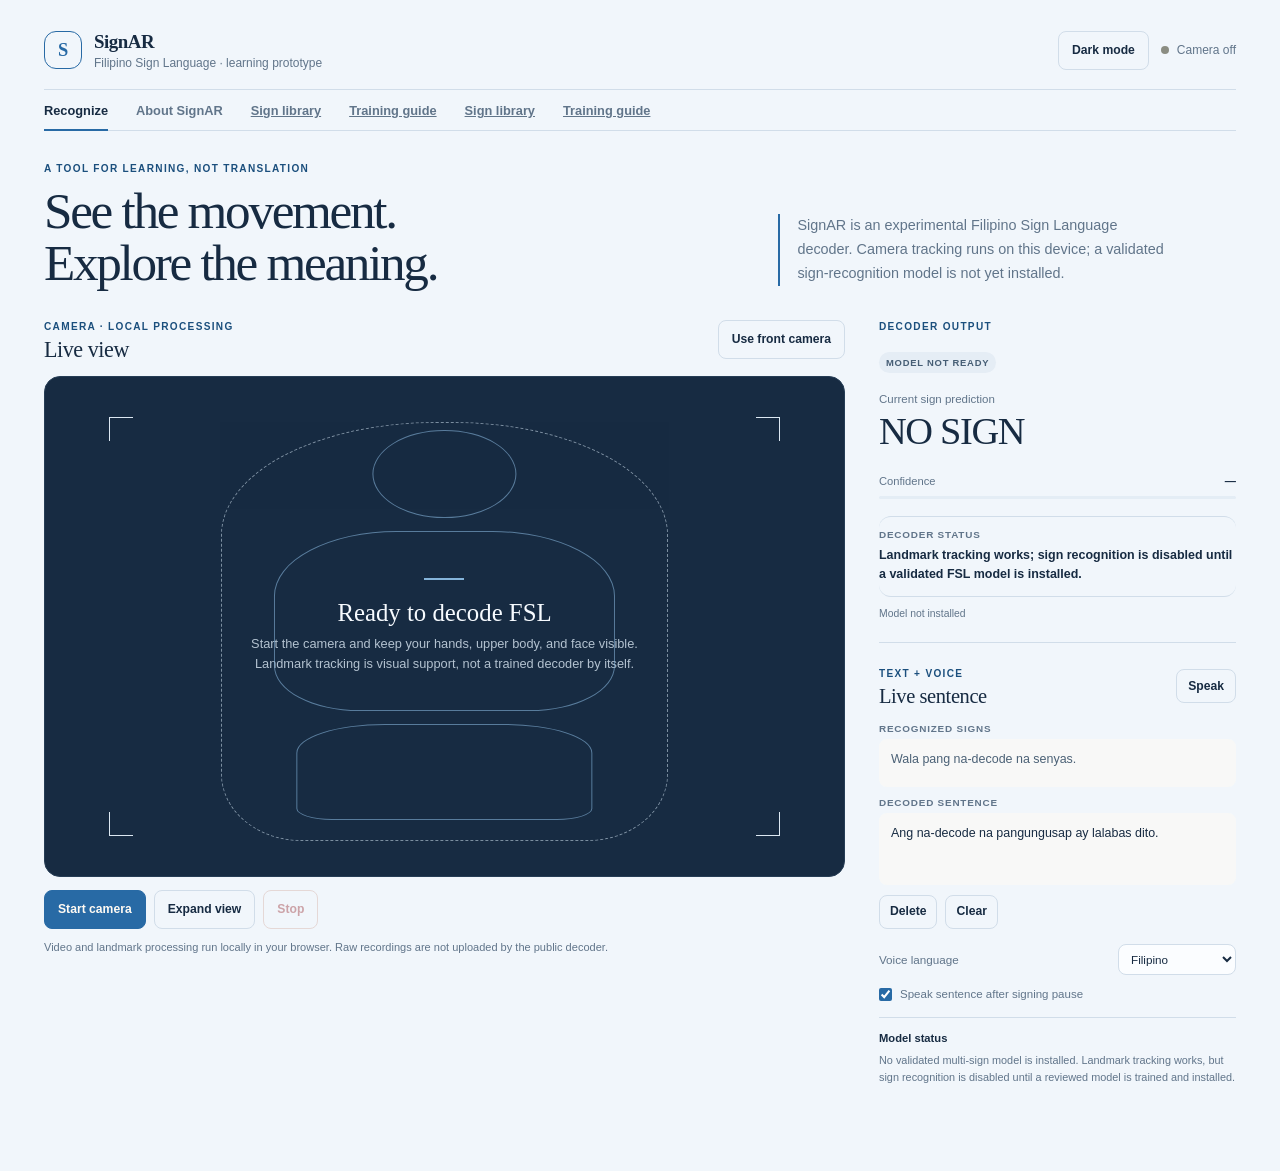
<file: SignLanguageAR/index.html>
<!DOCTYPE html>
<html lang="fil">
<head>
  <meta charset="UTF-8" />
  <meta name="viewport" content="width=device-width, initial-scale=1, viewport-fit=cover" />
  <meta name="theme-color" content="#286aa5" />
  <meta name="apple-mobile-web-app-capable" content="yes" />
  <meta name="apple-mobile-web-app-status-bar-style" content="black-translucent" />
  <meta name="description" content="SignAR: real-time recognition and augmented reality visualization of Filipino Sign Language for interactive learning and communication." />
  <script src="theme.js"></script>
  <link rel="manifest" href="manifest.webmanifest" />
  <link rel="icon" href="icons/icon.svg" type="image/svg+xml" />
  <link rel="apple-touch-icon" href="icons/icon.svg" />
  <link rel="stylesheet" href="style.css" />
  <title>SignAR | FSL Decoder</title>
</head>
<body>
  <div class="app-shell">
    <header class="topbar">
      <div class="brand">
        <div class="brand-mark" aria-hidden="true">S</div>
        <div><h1>SignAR</h1><p>Filipino Sign Language · learning prototype</p></div>
      </div>
      <div class="top-actions">
        <button class="secondary-btn theme-toggle" id="themeToggle" type="button" aria-label="Switch to dark mode">Dark mode</button>
        <button class="secondary-btn install-btn" id="installBtn" hidden>Install app</button>
        <div class="status-pill" id="cameraStatus"><span></span> Camera off</div>
      </div>
    </header>

    <nav class="main-nav" aria-label="SignAR sections">
      <button class="nav-btn active" data-target="recognizeSection">Recognize</button>
      <button class="nav-btn" data-target="aboutSection">About SignAR</button>
      <a class="nav-btn" href="./library.html">Sign library</a>
      <a class="nav-btn" href="https://github.com/SignAR007/SignARr/tree/main/SignAR_FSL_Training_Tools_Video_Import_v5" target="_blank" rel="noopener noreferrer">Training guide</a>
    </nav>

    <main>
      <section id="recognizeSection" class="page-section active-section">
        <div class="intro-banner">
          <div class="intro-copy">
            <span class="eyebrow">A TOOL FOR LEARNING, NOT TRANSLATION</span>
            <h2>See the movement.<br>Explore the meaning.</h2>
          </div>
          <p class="intro-note">SignAR is an experimental Filipino Sign Language decoder. Camera tracking runs on this device; a validated sign-recognition model is not yet installed.</p>
        </div>

        <div class="dashboard">
          <section class="camera-card">
            <div class="section-heading">
              <div><span class="eyebrow">CAMERA · LOCAL PROCESSING</span><h2>Live view</h2></div>
              <button class="secondary-btn" id="switchCameraBtn">Use back camera</button>
            </div>

            <div class="camera-stage" id="cameraStage">
              <video id="video" autoplay playsinline muted></video>
              <canvas id="handCanvas" class="hand-canvas"></canvas>
              <canvas id="poseCanvas" class="hand-canvas pose-canvas" aria-hidden="true"></canvas>
              <div class="position-guide" id="positionGuide" aria-hidden="true"><span></span><span></span><span></span></div>
              <div class="ar-overlay" id="arOverlay">
                <div class="ar-title">FSL</div>
                <div class="ar-sign" id="arSign">Waiting for a sign</div>
                <div class="ar-meaning" id="arMeaning">Show a supported Filipino Sign Language gesture.</div>
              </div>
              <div class="tracking-badge" id="trackingBadge">TRACKING: SEARCHING</div>
              <div class="camera-placeholder" id="cameraPlaceholder">
                <div class="hand-icon" aria-hidden="true"></div>
                <h3>Ready to decode FSL</h3>
                <p>Start the camera and keep your hands, upper body, and face visible. Landmark tracking is visual support, not a trained decoder by itself.</p>
              </div>
              <div class="scan-frame"><span></span><span></span><span></span><span></span></div>
              <div class="live-badge" id="liveBadge">LIVE TRACKING</div>
            </div>

            <div class="camera-actions">
              <button class="primary-btn" id="startCameraBtn">Start camera</button>
              <button class="secondary-btn" id="fullscreenBtn">Expand view</button>
              <button class="danger-btn" id="stopCameraBtn" disabled>Stop</button>
            </div>
            <p class="privacy-note">Video and landmark processing run locally in your browser. Raw recordings are not uploaded by the public decoder.</p>
          </section>

          <aside class="result-column">
            <section class="result-card">
              <span class="eyebrow">DECODER OUTPUT</span>
              <div class="recognition-state" id="recognitionState">SEARCHING</div>
              <div class="result-label">Current sign prediction</div>
              <div class="detected-sign" id="detectedSign">NO SIGN</div>
              <div class="confidence-row"><span>Confidence</span><strong id="confidenceValue">0%</strong></div>
              <div class="progress"><div id="confidenceBar"></div></div>
              <div class="translation-box"><span>Decoder status</span><strong id="translationText">Trained FSL model not installed yet.</strong></div>
              <div class="type-pill" id="typePill">Automatic</div>
            </section>

            <section class="sentence-card">
              <div class="section-heading compact">
                <div><span class="eyebrow">TEXT + VOICE</span><h3>Live sentence</h3></div>
                <button class="secondary-btn speak-btn" id="speakBtn" title="Speak sentence">Speak</button>
              </div>
              <div class="sentence-block">
                <span class="sentence-label">Recognized signs</span>
                <div class="raw-output" id="rawOutput">No confirmed gestures yet.</div>
              </div>
              <div class="sentence-block clean-block">
                <span class="sentence-label">Decoded sentence</span>
                <div class="sentence-output" id="sentenceOutput">Your decoded sentence will appear here.</div>
              </div>
              <div class="sentence-actions">
                <button class="secondary-btn" id="deleteBtn">Delete</button>
                <button class="secondary-btn" id="clearSentenceBtn">Clear</button>
              </div>
              <div class="voice-controls">
                <label class="voice-language" for="voiceLanguage"><span>Voice language</span>
                  <select id="voiceLanguage"><option value="fil" selected>Filipino</option></select>
                </label>
                <label class="speech-toggle"><input type="checkbox" id="autoSpeakToggle" checked /> <span>Speak sentence after signing pause</span></label>
              </div>
              <div class="model-note"><strong>Model status</strong><span id="modelStatus">No validated multi-sign model is installed. Landmark tracking works, but sign recognition is disabled until a reviewed model is trained and installed.</span></div>
            </section>
          </aside>
        </div>
      </section>

      <section id="aboutSection" class="page-section">
        <div class="about-grid">
          <article class="info-card card"><span class="eyebrow">CURRENT STATUS</span><h2>What is SignAR?</h2><p>SignAR is a browser-based Filipino Sign Language decoder prototype. This development version tracks the signer’s hands, body pose, and selected face landmarks, then normalizes their movement into a temporal model input. It does not claim to decode words reliably until the trained model has been built from verified FSL examples and evaluated with unseen signers.</p></article>
          <article class="info-card card"><span class="eyebrow">DECODER PIPELINE</span><h2>How the prototype works</h2><ul><li><strong>Camera:</strong> captures a local video stream without uploading it.</li><li><strong>MediaPipe Holistic:</strong> tracks hands, body pose, and selected face landmarks.</li><li><strong>Shared normalizer:</strong> converts tracking results into 456 values per sampled frame.</li><li><strong>TensorFlow.js:</strong> loads labels and output dimensions from a compatible, validated model manifest.</li><li><strong>Sentence and voice:</strong> appends predicted signs and speaks the sentence after a short pause.</li></ul><p><strong>Model status:</strong> no validated model is installed; sign predictions are unavailable.</p></article>
          <article class="info-card card"><span class="eyebrow">TARGET USERS</span><h2>Who SignAR supports</h2><ul><li>K–12 and secondary students learning Filipino Sign Language.</li><li>Teachers and educators supporting inclusive classroom communication.</li><li>Deaf students who may benefit when classmates and teachers understand more FSL.</li><li>Schools and institutions promoting accessible and inclusive learning.</li></ul></article>
          <article class="info-card card"><span class="eyebrow">EDUCATION + SOCIAL RELEVANCE</span><h2>Why it matters</h2><p>The proposal positions SignAR as an interactive learning and awareness tool intended to support inclusive education and reduce communication barriers between Deaf and non-Deaf individuals.</p><div class="sdg-list"><span>SDG 4</span><span>Quality Education</span><span>SDG 10</span><span>Reduced Inequalities</span><span>SDG 9</span><span>Industry, Innovation and Infrastructure</span></div></article>
        </div>
      </section>
    </main>
  </div>

  <div class="toast" id="toast"></div>
  <script src="./shared/fsl-features.js"></script>
  <script src="script.js"></script>
</body>
</html>
</file>
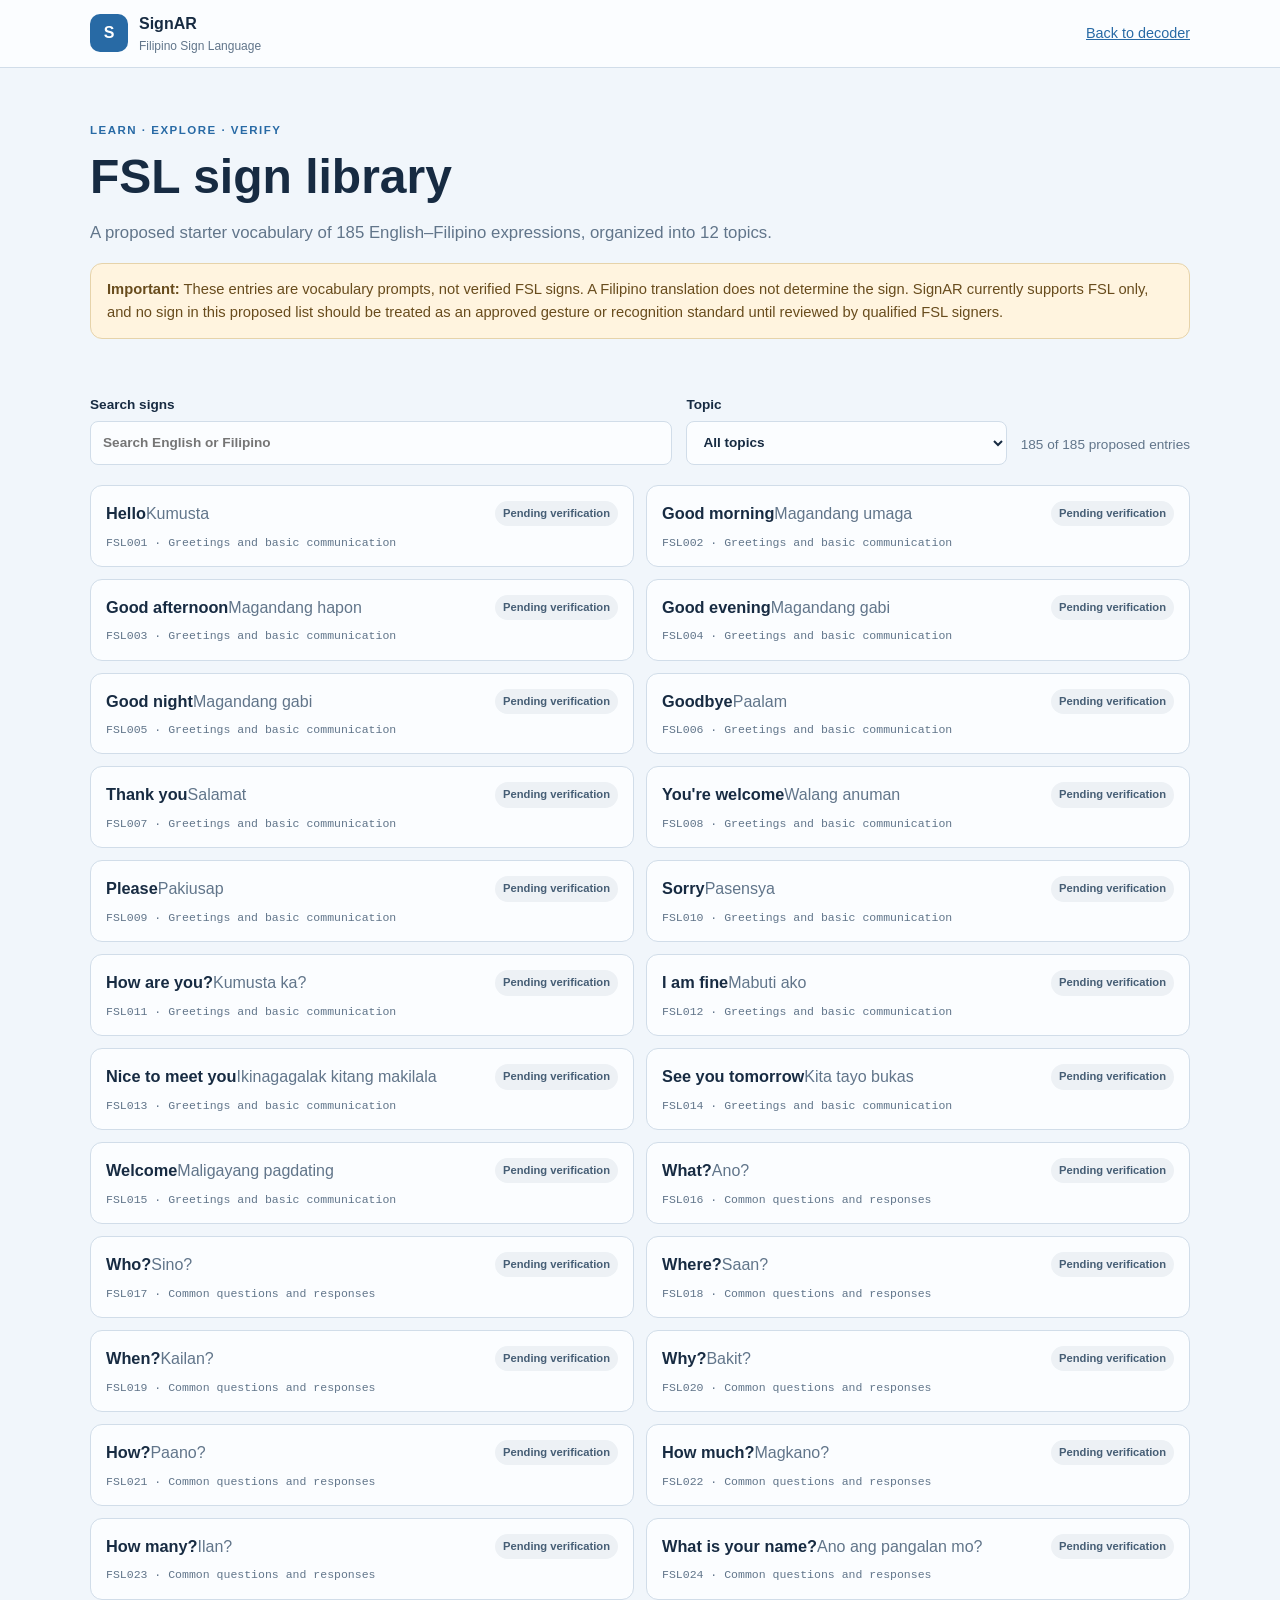
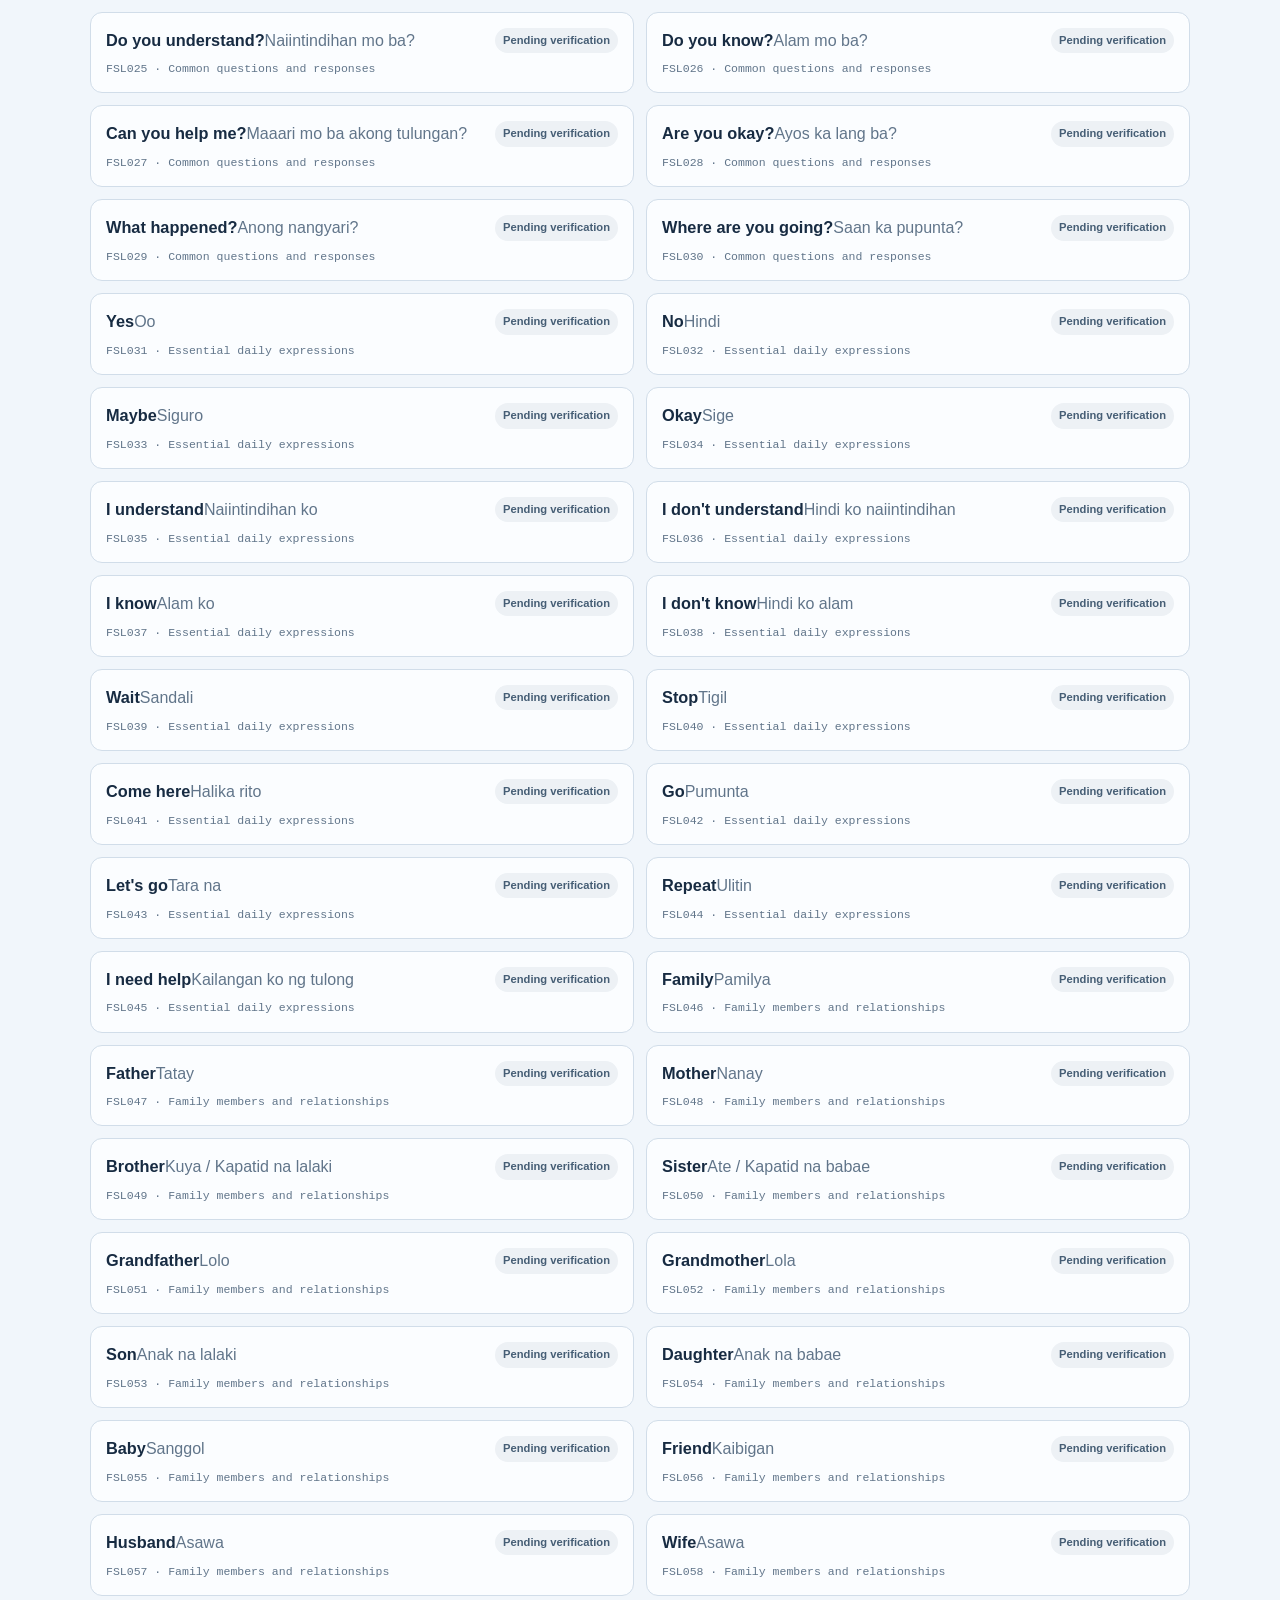
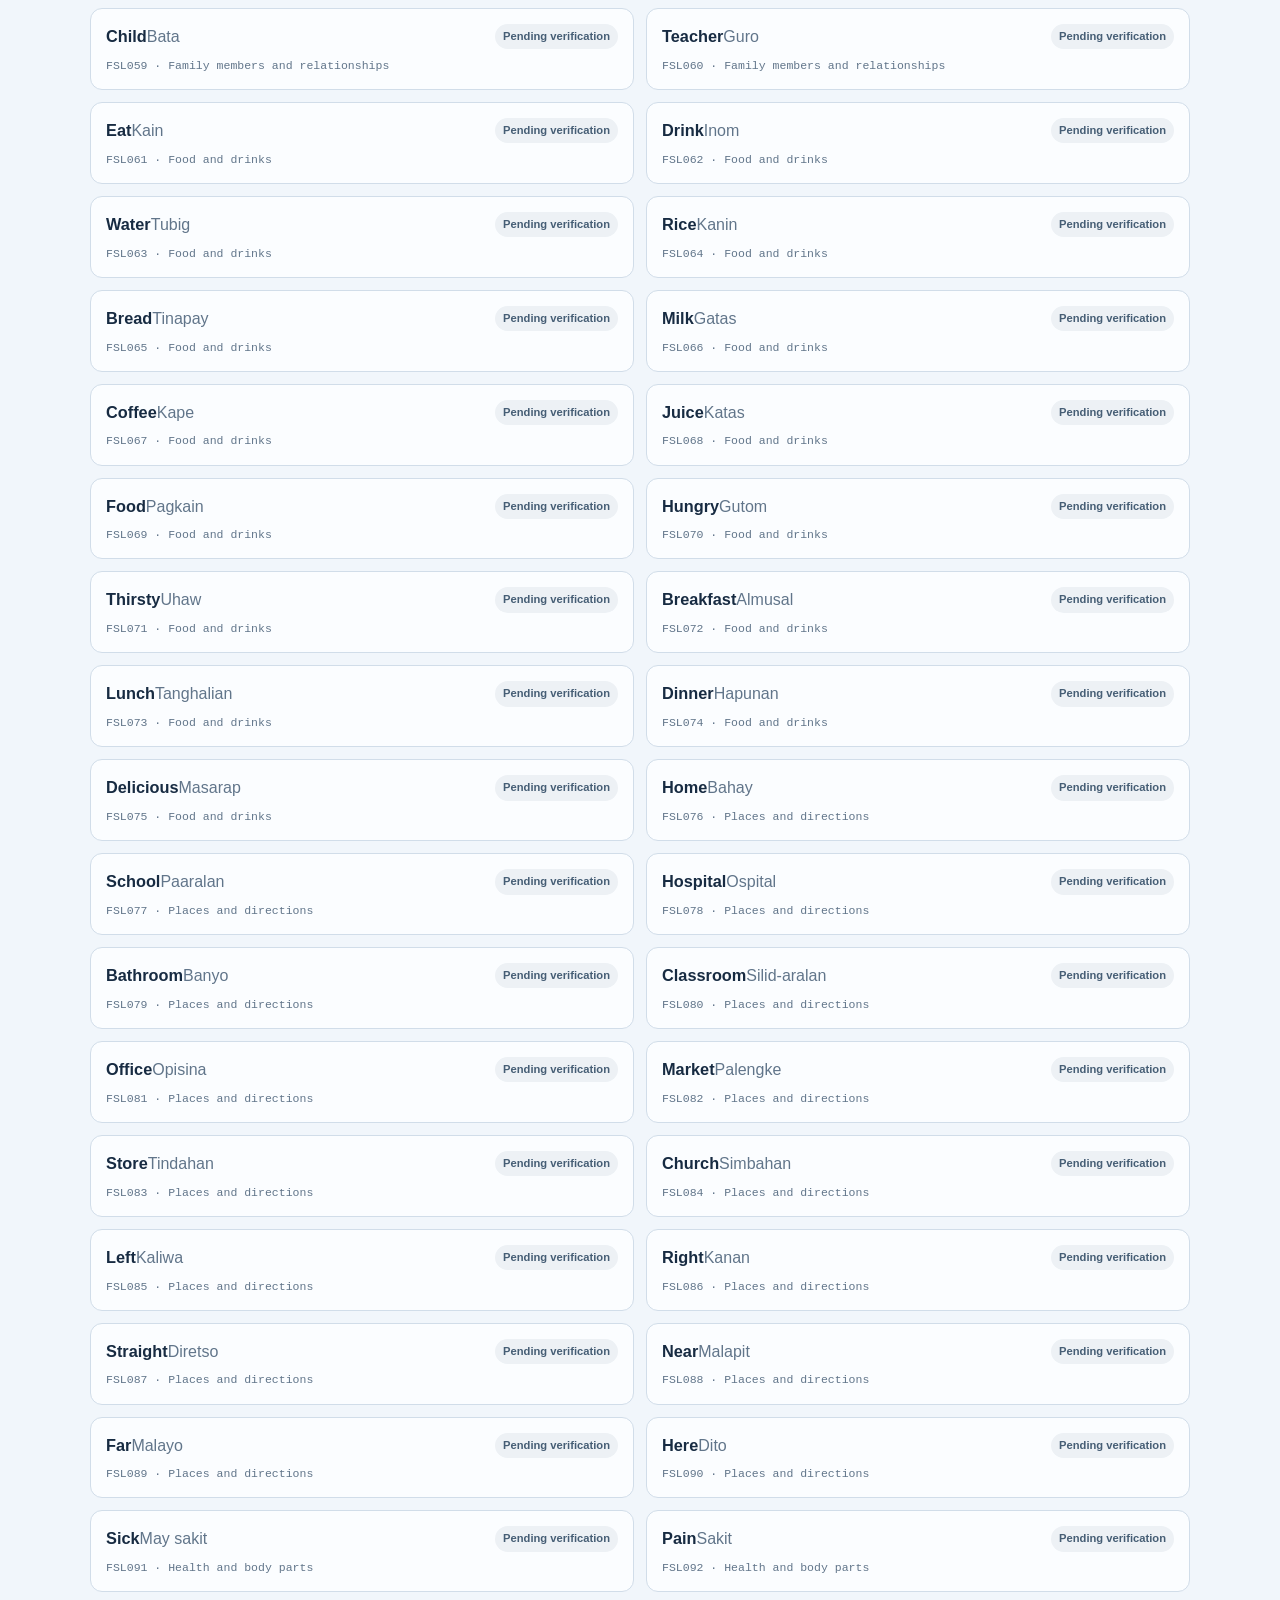
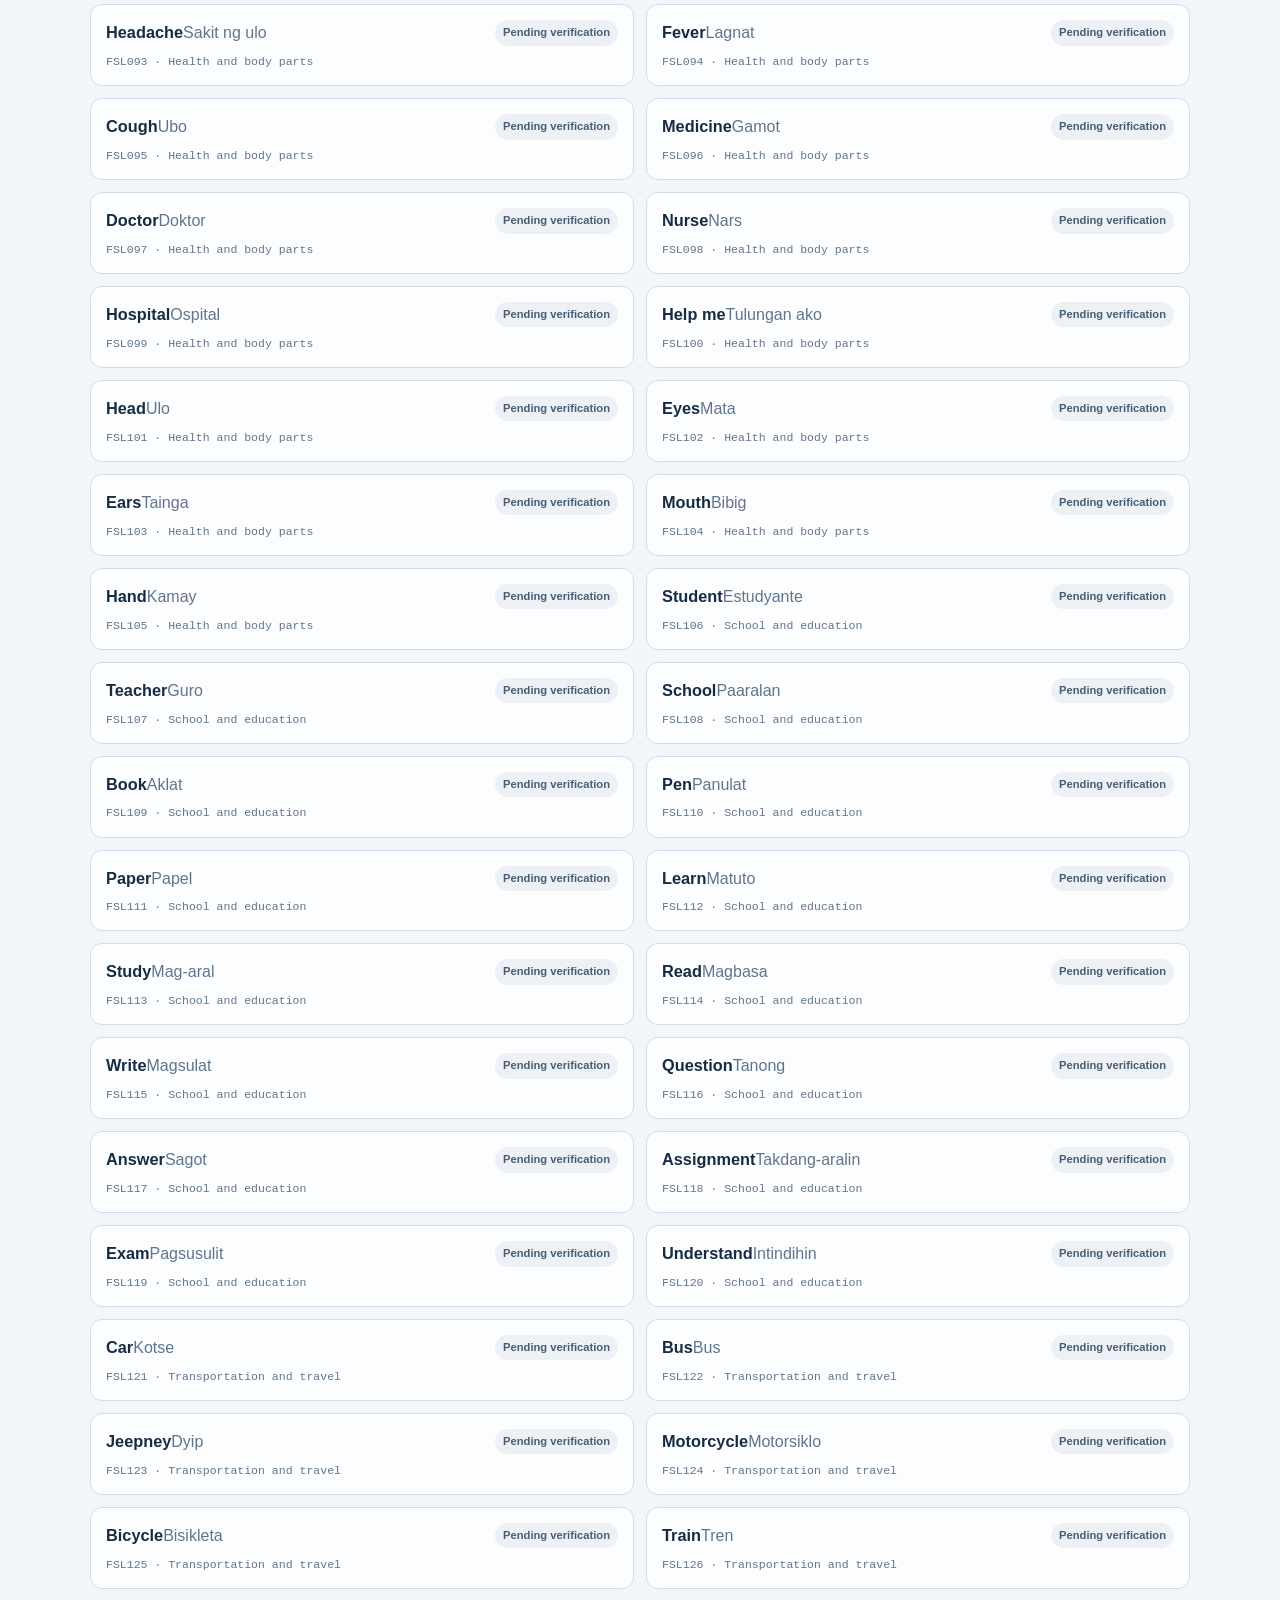
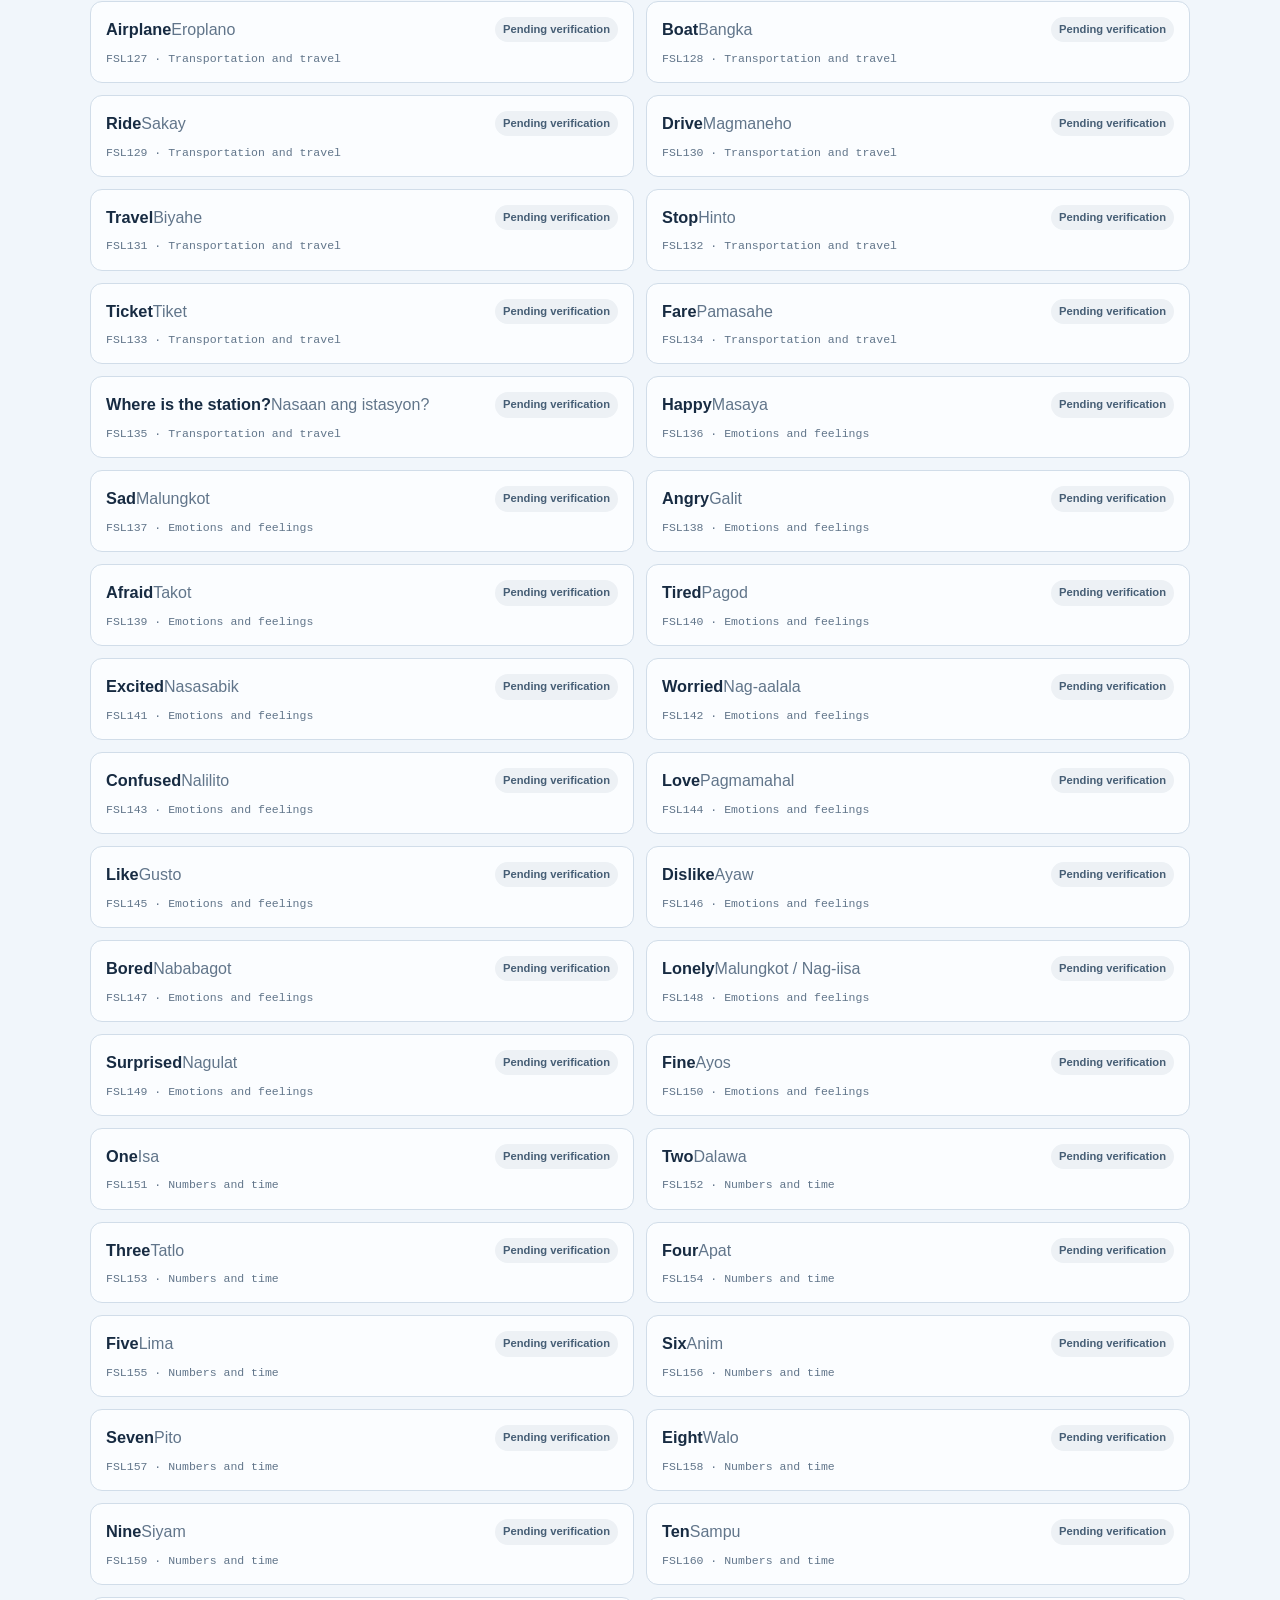
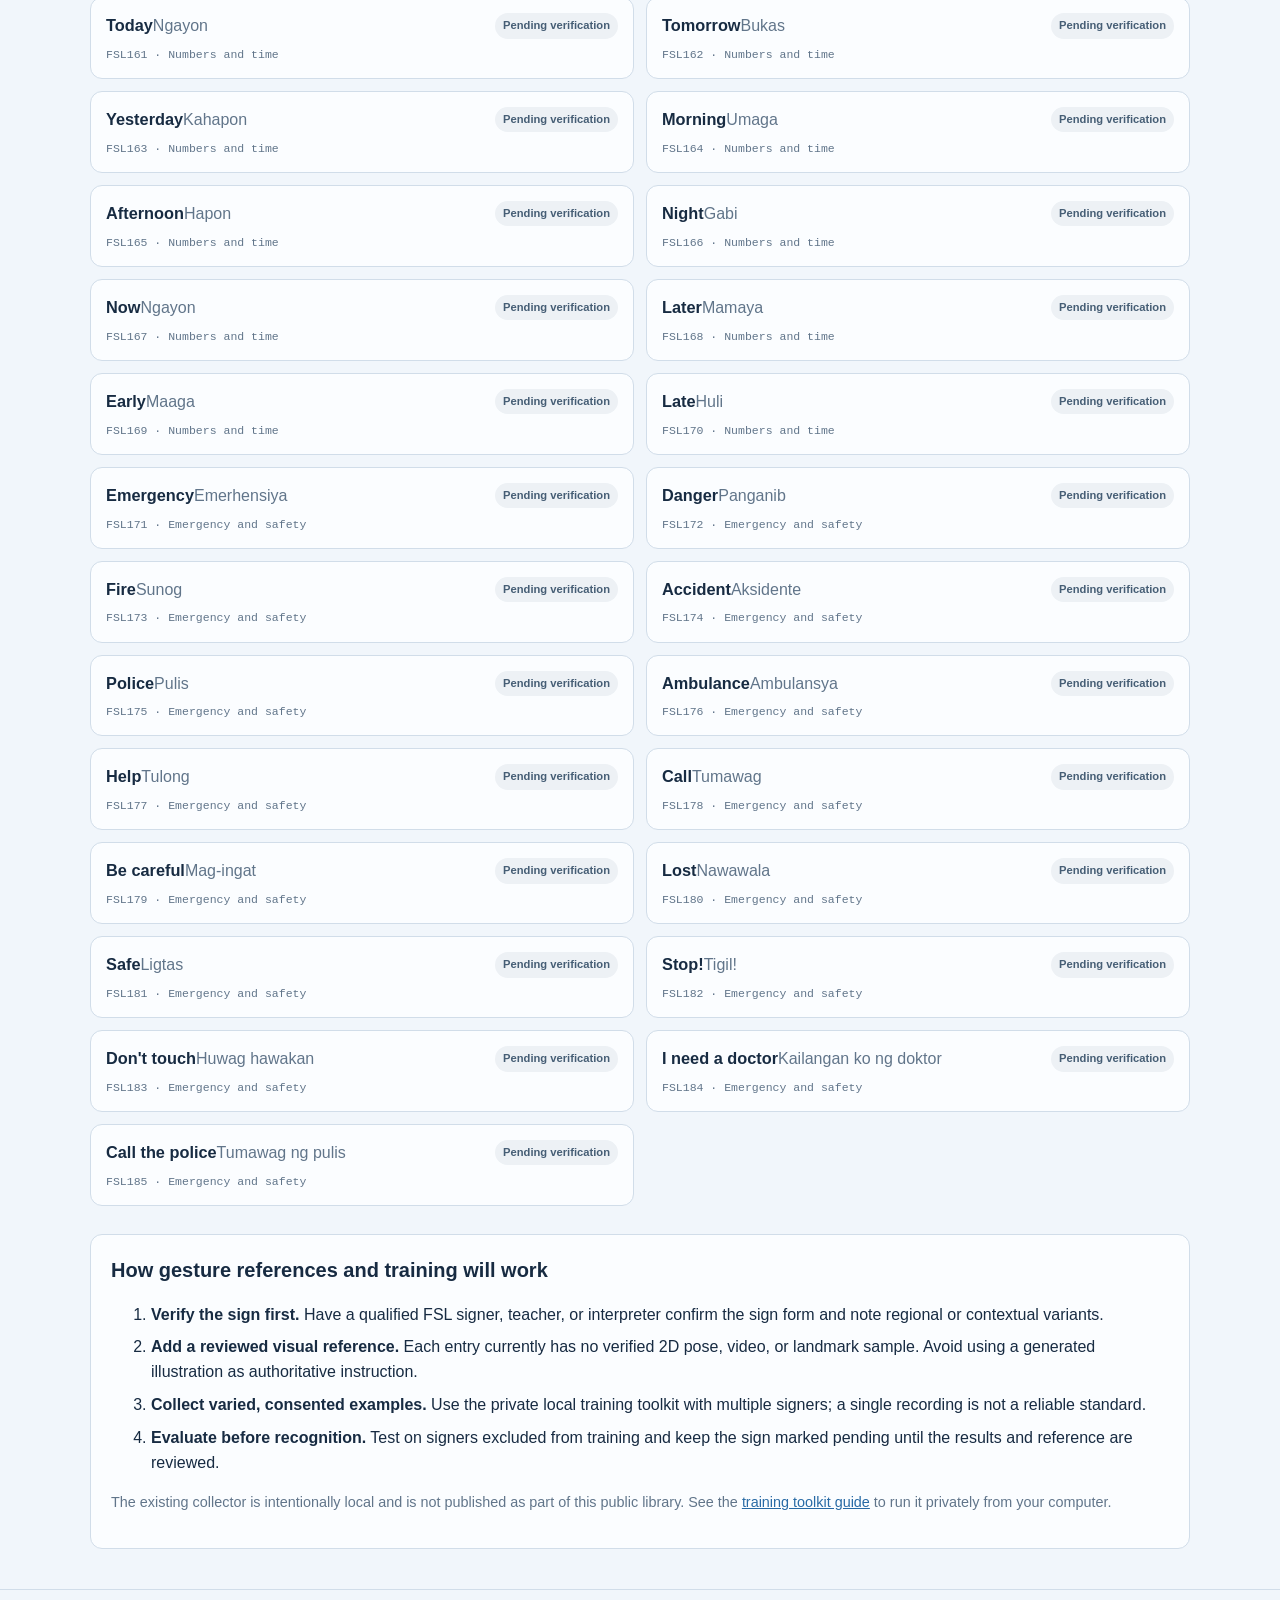
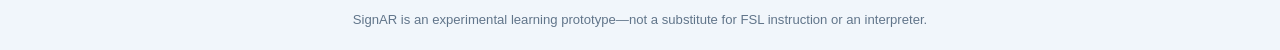
<file: SignLanguageAR/library.html>
<!doctype html>
<html lang="en">
<head>
  <meta charset="utf-8">
  <meta name="viewport" content="width=device-width, initial-scale=1">
  <meta name="theme-color" content="#286aa5">
  <meta name="description" content="Explore SignAR's proposed Filipino Sign Language vocabulary and validation status.">
  <title>FSL Sign Library · SignAR</title>
  <link rel="stylesheet" href="library.css">
  <script src="library.js" defer></script>
</head>
<body>
  <header class="topbar">
    <a class="brand" href="./" aria-label="SignAR home"><span class="brand-mark">S</span><span><strong>SignAR</strong><small>Filipino Sign Language</small></span></a>
    <a class="back-link" href="./">Back to decoder</a>
  </header>
  <main class="shell">
    <section class="intro">
      <p class="eyebrow">LEARN · EXPLORE · VERIFY</p>
      <h1>FSL sign library</h1>
      <p class="lead">A proposed starter vocabulary of 185 English–Filipino expressions, organized into 12 topics.</p>
      <p class="notice"><strong>Important:</strong> These entries are vocabulary prompts, not verified FSL signs. A Filipino translation does not determine the sign. SignAR currently supports FSL only, and no sign in this proposed list should be treated as an approved gesture or recognition standard until reviewed by qualified FSL signers.</p>
    </section>

    <section class="toolbar" aria-label="Filter sign library">
      <label class="search-label" for="search">Search signs
        <input id="search" type="search" placeholder="Search English or Filipino" autocomplete="off">
      </label>
      <label for="category">Topic
        <select id="category"><option value="all">All topics</option></select>
      </label>
      <p id="resultCount" class="result-count" aria-live="polite"></p>
    </section>

    <section id="signList" class="sign-list" aria-label="Proposed FSL vocabulary"></section>
    <p id="emptyState" class="empty" hidden>No entries match your search. Try another word or topic.</p>

    <section class="next-steps">
      <h2>How gesture references and training will work</h2>
      <ol>
        <li><strong>Verify the sign first.</strong> Have a qualified FSL signer, teacher, or interpreter confirm the sign form and note regional or contextual variants.</li>
        <li><strong>Add a reviewed visual reference.</strong> Each entry currently has no verified 2D pose, video, or landmark sample. Avoid using a generated illustration as authoritative instruction.</li>
        <li><strong>Collect varied, consented examples.</strong> Use the private local training toolkit with multiple signers; a single recording is not a reliable standard.</li>
        <li><strong>Evaluate before recognition.</strong> Test on signers excluded from training and keep the sign marked pending until the results and reference are reviewed.</li>
      </ol>
      <p>The existing collector is intentionally local and is not published as part of this public library. See the <a href="https://github.com/SignAR007/SignARr/tree/main/SignAR_FSL_Training_Tools_Video_Import_v5">training toolkit guide</a> to run it privately from your computer.</p>
    </section>
  </main>
  <footer>SignAR is an experimental learning prototype—not a substitute for FSL instruction or an interpreter.</footer>
</body>
</html>
</file>
<file: SignLanguageAR/style.css>
:root {
  color-scheme: light;
  --paper: #f1f6fb;
  --surface: #fbfdff;
  --surface-muted: #e4edf5;
  --ink: #172b42;
  --muted: #61758a;
  --rule: #d1dde9;
  --accent: #286aa5;
  --accent-dark: #1b4f7d;
  --green: #4e7862;
  --danger: #a64b50;
  --focus-ring: rgba(40, 106, 165, .32);
  --status-off: #8b8d82;
  --button-accent: #286aa5;
  --button-accent-hover: #1b4f7d;
  --button-accent-text: #fffaf3;
  --stage-bg: #172b42;
  --stage-border: #263d55;
  --stage-text: #d4e0eb;
  --stage-heading: #f7fbff;
  --stage-muted: #b3c2d0;
  --stage-accent: #85b4da;
  --badge-bg: rgba(23, 43, 66, .9);
  --badge-detected: rgba(49, 91, 73, .94);
  --danger-border: #d9b8af;
  --danger-hover-bg: #f3e7e2;
  --warning-accent: #ad741e;
  --warning-bg: #f1e8d4;
  --warning-text: #755019;
  --warning-state-text: #80591c;
  --state-bg: #e5edf5;
  --state-text: #465e75;
  --success-bg: #e2e9df;
  --success-text: #3e6349;
  --output-bg: rgba(251, 250, 246, .72);
  --output-text: #4b6176;
  --info-text: #4f6479;
  --guide-border: rgba(207, 225, 239, .7);
  --guide-ring: rgba(135, 180, 218, .76);
  --overlay-border: rgba(220, 232, 242, .38);
  --overlay-bg: rgba(23, 43, 66, .9);
  --overlay-text: #f7fbff;
  --overlay-title: #a8c9e4;
  --overlay-muted: #d3e0eb;
  --toast-bg: var(--ink);
  --toast-text: var(--surface);
  --serif: Georgia, "Times New Roman", serif;
  --sans: "Segoe UI", "Helvetica Neue", Arial, sans-serif;
}

:root[data-theme="dark"] {
  color-scheme: dark;
  --paper: #0d1928;
  --surface: #15283c;
  --surface-muted: #20384f;
  --ink: #edf5fb;
  --muted: #a6bacb;
  --rule: #304b64;
  --accent: #8dbce0;
  --accent-dark: #b7d5eb;
  --green: #9ccdb5;
  --danger: #e3969a;
  --focus-ring: rgba(114, 169, 210, .55);
  --status-off: #71869b;
  --button-accent: #286aa5;
  --button-accent-hover: #1b4f7d;
  --button-accent-text: #ffffff;
  --stage-bg: #071523;
  --stage-border: #2d4961;
  --stage-text: #dce8f2;
  --stage-heading: #f7fbff;
  --stage-muted: #b3c2d0;
  --stage-accent: #85b4da;
  --badge-bg: rgba(7, 21, 35, .9);
  --badge-detected: rgba(34, 74, 57, .96);
  --danger-border: #684149;
  --danger-hover-bg: #3a252d;
  --warning-accent: #d3ad65;
  --warning-bg: #433a28;
  --warning-text: #f0d7a4;
  --warning-state-text: #f0d7a4;
  --state-bg: #20384f;
  --state-text: #d2e1ed;
  --success-bg: #203d3a;
  --success-text: #9ccdb5;
  --output-bg: #12263b;
  --output-text: #c4d4e2;
  --info-text: #bdcedd;
  --guide-border: rgba(207, 225, 239, .38);
  --guide-ring: rgba(135, 180, 218, .62);
  --overlay-border: rgba(220, 232, 242, .28);
  --overlay-bg: rgba(7, 21, 35, .94);
  --overlay-text: #f7fbff;
  --overlay-title: #a8c9e4;
  --overlay-muted: #d3e0eb;
  --toast-bg: #e8f1f8;
  --toast-text: #172b42;
}

* { box-sizing: border-box; }

html {
  background: var(--paper);
  scroll-behavior: smooth;
}

body {
  min-height: 100vh;
  margin: 0;
  padding: env(safe-area-inset-top) 0 env(safe-area-inset-bottom);
  background: var(--paper);
  color: var(--ink);
  font-family: var(--sans);
  -webkit-font-smoothing: antialiased;
}

button, input, select { font: inherit; }
button { cursor: pointer; }
button:disabled { cursor: not-allowed; opacity: .48; }
button:focus-visible, select:focus-visible, input:focus-visible {
  outline: 3px solid var(--focus-ring);
  outline-offset: 3px;
}
[hidden] { display: none !important; }

.app-shell {
  width: min(1440px, calc(100% - clamp(32px, 7vw, 88px)));
  margin: 0 auto;
  padding: 28px 0 64px;
}

.topbar {
  min-height: 62px;
  display: flex;
  flex-wrap: wrap;
  align-items: center;
  justify-content: space-between;
  gap: 20px;
  border-bottom: 1px solid var(--rule);
  padding-bottom: 17px;
}

.brand { display: flex; align-items: center; gap: 12px; }
.brand-mark {
  width: 38px;
  height: 38px;
  display: grid;
  place-items: center;
  border: 1px solid var(--accent);
  color: var(--accent);
  font: 700 1.15rem var(--serif);
}
.brand h1 {
  margin: 0;
  font: 700 1.18rem var(--serif);
  letter-spacing: -.025em;
}
.brand p { margin: 3px 0 0; color: var(--muted); font-size: .75rem; }
.top-actions { display: flex; align-items: center; justify-content: flex-end; gap: 12px; flex-wrap: wrap; }

.status-pill {
  display: inline-flex;
  align-items: center;
  gap: 8px;
  color: var(--muted);
  font-size: .75rem;
  white-space: nowrap;
}
.status-pill span {
  width: 8px;
  height: 8px;
  border-radius: 50%;
  background: var(--status-off);
}
.status-pill.online { color: var(--green); }
.status-pill.online span { background: var(--green); }

.main-nav {
  display: flex;
  gap: 28px;
  margin: 0 0 27px;
  border-bottom: 1px solid var(--rule);
}
.nav-btn {
  position: relative;
  padding: 13px 0 12px;
  border: 0;
  background: transparent;
  color: var(--muted);
  font-size: .8rem;
  font-weight: 650;
}
.nav-btn.active { color: var(--ink); }
.nav-btn.active::after {
  position: absolute;
  right: 0;
  bottom: -1px;
  left: 0;
  height: 2px;
  background: var(--accent);
  content: "";
}
.page-section { display: none; }
.page-section.active-section { display: block; }

.intro-banner {
  display: grid;
  grid-template-columns: minmax(0, 1.2fr) minmax(250px, .8fr);
  align-items: end;
  gap: 48px;
  padding: 0 0 26px;
}
.eyebrow {
  color: var(--accent-dark);
  font-size: .63rem;
  font-weight: 750;
  letter-spacing: .13em;
  line-height: 1.4;
  text-transform: uppercase;
}
.intro-banner h2 {
  margin: 9px 0 0;
  font: 400 clamp(2.15rem, 4vw, 3.65rem)/1.02 var(--serif);
  letter-spacing: -.045em;
}
.intro-note {
  max-width: 390px;
  margin: 0 0 4px;
  padding-left: 17px;
  border-left: 2px solid var(--accent);
  color: var(--muted);
  font-size: .9rem;
  line-height: 1.65;
}

.dashboard {
  display: grid;
  grid-template-columns: minmax(0, 1.75fr) minmax(310px, .78fr);
  align-items: start;
  gap: 34px;
}
.camera-card { min-width: 0; }
.section-heading {
  display: flex;
  align-items: center;
  justify-content: space-between;
  gap: 16px;
  margin-bottom: 13px;
}
.section-heading h2, .section-heading h3 {
  margin: 3px 0 0;
  font: 400 1.38rem/1.2 var(--serif);
  letter-spacing: -.02em;
}
.section-heading h3 { font-size: 1.28rem; }
.section-heading.compact { margin-bottom: 14px; }

.camera-stage {
  position: relative;
  overflow: hidden;
  width: 100%;
  min-width: 0;
  aspect-ratio: 16 / 10;
  border: 1px solid var(--stage-border);
  background: var(--stage-bg);
}
video { display: none; width: 100%; height: 100%; object-fit: cover; }
video.active { display: block; }
video.mirror { transform: scaleX(-1); }
.camera-placeholder {
  position: absolute;
  inset: 0;
  display: flex;
  flex-direction: column;
  align-items: center;
  justify-content: center;
  padding: 24px;
  color: var(--stage-text);
  text-align: center;
}
.camera-placeholder h3 {
  margin: 0 0 7px;
  color: var(--stage-heading);
  font: 400 1.55rem var(--serif);
}
.camera-placeholder p {
  max-width: 430px;
  margin: 0;
  color: var(--stage-muted);
  font-size: .8rem;
  line-height: 1.6;
}
.hand-icon {
  width: 40px;
  height: 2px;
  margin-bottom: 19px;
  background: var(--stage-accent);
}
.hand-canvas {
  position: absolute;
  z-index: 3;
  inset: 0;
  width: 100%;
  height: 100%;
  pointer-events: none;
}
.hand-canvas.mirror { transform: scaleX(-1); }
.scan-frame {
  position: absolute;
  z-index: 2;
  inset: 8%;
  pointer-events: none;
}
.scan-frame span { position: absolute; width: 24px; height: 24px; }
.scan-frame span:nth-child(1) { top: 0; left: 0; border-top: 1px solid #dce8f2; border-left: 1px solid #dce8f2; }
.scan-frame span:nth-child(2) { top: 0; right: 0; border-top: 1px solid #dce8f2; border-right: 1px solid #dce8f2; }
.scan-frame span:nth-child(3) { bottom: 0; left: 0; border-bottom: 1px solid #dce8f2; border-left: 1px solid #dce8f2; }
.scan-frame span:nth-child(4) { right: 0; bottom: 0; border-right: 1px solid #dce8f2; border-bottom: 1px solid #dce8f2; }
.tracking-badge, .live-badge {
  position: absolute;
  z-index: 5;
  top: 13px;
  display: none;
  padding: 6px 8px;
  background: var(--badge-bg);
  color: var(--stage-heading);
  font-size: .59rem;
  font-weight: 700;
  letter-spacing: .08em;
}
.tracking-badge { right: 13px; }
.live-badge { left: 13px; }
.tracking-badge.show, .live-badge.show { display: block; }
.tracking-badge.detected { background: var(--badge-detected); }
.camera-stage:fullscreen { width: 100vw; height: 100vh; aspect-ratio: auto; }
.camera-stage:fullscreen video, .camera-stage:fullscreen canvas { width: 100%; height: 100%; }

.camera-actions, .sentence-actions { display: flex; flex-wrap: wrap; gap: 8px; }
.camera-actions { margin-top: 13px; }
.primary-btn, .secondary-btn, .danger-btn {
  min-height: 39px;
  padding: 9px 13px;
  border: 1px solid var(--rule);
  border-radius: 2px;
  background: transparent;
  color: var(--ink);
  font-size: .76rem;
  font-weight: 650;
  line-height: 1.2;
  transition: background-color .16s ease, border-color .16s ease, color .16s ease;
}
.primary-btn {
  border-color: var(--button-accent);
  background: var(--button-accent);
  color: var(--button-accent-text);
}
.primary-btn:hover:not(:disabled) { border-color: var(--button-accent-hover); background: var(--button-accent-hover); }
.secondary-btn:hover:not(:disabled) { border-color: var(--ink); background: var(--surface-muted); }
.danger-btn { border-color: var(--danger-border); color: var(--danger); }
.danger-btn:hover:not(:disabled) { border-color: var(--danger); background: var(--danger-hover-bg); }
.privacy-note {
  margin: 10px 0 0;
  color: var(--muted);
  font-size: .69rem;
  line-height: 1.5;
}
.result-column { min-width: 0; }
.result-card, .sentence-card {
  padding: 0 0 21px;
  border-bottom: 1px solid var(--rule);
}
.recognition-state {
  display: table;
  margin-top: 18px;
  padding: 5px 7px;
  background: var(--state-bg);
  color: var(--state-text);
  font-size: .59rem;
  font-weight: 750;
  letter-spacing: .08em;
}
.recognition-state.verifying { background: var(--warning-bg); color: var(--warning-state-text); }
.recognition-state.confirmed { background: var(--success-bg); color: var(--success-text); }
.recognition-state.locked { background: var(--state-bg); color: var(--state-text); }
.result-label {
  margin-top: 20px;
  color: var(--muted);
  font-size: .72rem;
}
.detected-sign {
  min-height: 48px;
  margin: 5px 0 17px;
  font: 400 clamp(1.7rem, 3vw, 2.45rem)/1.1 var(--serif);
  letter-spacing: -.035em;
  overflow-wrap: anywhere;
}
.confidence-row {
  display: flex;
  justify-content: space-between;
  color: var(--muted);
  font-size: .7rem;
}
.confidence-row strong { color: var(--ink); font-weight: 650; }
.progress { height: 3px; margin: 9px 0 17px; background: var(--surface-muted); }
.progress div {
  width: 0;
  height: 100%;
  background: var(--accent);
  transition: width .2s ease;
}
.translation-box {
  padding: 12px 0;
  border-top: 1px solid var(--rule);
  border-bottom: 1px solid var(--rule);
}
.translation-box span, .sentence-label {
  display: block;
  margin-bottom: 5px;
  color: var(--muted);
  font-size: .62rem;
  font-weight: 700;
  letter-spacing: .08em;
  text-transform: uppercase;
}
.translation-box strong { font-size: .78rem; font-weight: 600; line-height: 1.5; }
.type-pill {
  display: inline-block;
  margin-top: 11px;
  color: var(--muted);
  font-size: .65rem;
}
.sentence-card { padding-top: 20px; border-bottom: 0; }
.section-heading.compact {
  display: flex;
  flex-direction: row;
  align-items: center;
}
.speak-btn { min-height: 34px; padding: 6px 11px; }
.sentence-block { margin-top: 14px; }
.raw-output, .sentence-output {
  min-height: 48px;
  padding: 11px 12px;
  background: var(--output-bg);
  color: var(--output-text);
  font-size: .78rem;
  line-height: 1.55;
  overflow-wrap: anywhere;
}
.sentence-output { min-height: 72px; color: var(--ink); }
.clean-block { margin-top: 10px; }
.sentence-actions { margin-top: 10px; }
.sentence-actions .secondary-btn { min-height: 34px; padding: 6px 10px; }
.voice-controls { display: grid; gap: 9px; margin-top: 15px; }
.voice-language {
  display: flex;
  align-items: center;
  justify-content: space-between;
  gap: 12px;
  color: var(--muted);
  font-size: .73rem;
}
.voice-language select {
  min-width: 118px;
  padding: 7px 8px;
  border: 1px solid var(--rule);
  border-radius: 2px;
  background: var(--surface);
  color: var(--ink);
  font-size: .73rem;
}
.speech-toggle {
  display: flex;
  align-items: flex-start;
  gap: 8px;
  margin-top: 2px;
  color: var(--muted);
  font-size: .72rem;
  line-height: 1.45;
}
.speech-toggle input { margin: 2px 0 0; accent-color: var(--accent); }
.model-note {
  display: grid;
  gap: 4px;
  margin-top: 15px;
  padding-top: 12px;
  border-top: 1px solid var(--rule);
  color: var(--muted);
  font-size: .68rem;
  line-height: 1.55;
}
.model-note strong { color: var(--ink); font-size: .7rem; }
.model-note code, code {
  padding: 1px 4px;
  background: var(--surface-muted);
  color: var(--ink);
  font-family: Consolas, "Courier New", monospace;
  font-size: .9em;
}

.about-grid { display: grid; grid-template-columns: repeat(2, minmax(0, 1fr)); gap: 0 38px; }
.info-card { padding: 22px 0; border-bottom: 1px solid var(--rule); }
.info-card h2 {
  margin: 6px 0 11px;
  font: 400 1.65rem/1.15 var(--serif);
  letter-spacing: -.03em;
}
.info-card p, .info-card li {
  color: var(--info-text);
  font-size: .84rem;
  line-height: 1.7;
}
.info-card ul { margin: 0; padding-left: 18px; }
.info-card li + li { margin-top: 5px; }
.sdg-list { display: flex; flex-wrap: wrap; gap: 8px 15px; margin-top: 14px; }
.sdg-list span { color: var(--accent-dark); font-size: .7rem; font-weight: 650; }

.position-guide {
  position: absolute;
  z-index: 2;
  inset: 9% 22% 7%;
  opacity: .78;
  pointer-events: none;
  transition: opacity .25s ease;
}
.position-guide.is-hidden { opacity: 0; }
.position-guide::before {
  position: absolute;
  inset: 0;
  border: 1px dashed var(--guide-border);
  border-radius: 48% 48% 18% 18% / 27% 27% 16% 16%;
  content: "";
}
.position-guide span {
  position: absolute;
  top: 2%;
  left: 50%;
  width: 32%;
  height: 21%;
  border: 1px solid var(--guide-ring);
  border-radius: 50%;
  transform: translateX(-50%);
}
.position-guide span:nth-child(2) { top: 26%; width: 76%; height: 43%; border-radius: 36% 36% 25% 25%; }
.position-guide span:nth-child(3) { top: 72%; width: 66%; height: 23%; border-radius: 30% 30% 12% 12%; }
.ar-overlay {
  position: absolute;
  z-index: 4;
  top: 16%;
  left: 50%;
  min-width: 190px;
  max-width: 72%;
  padding: 12px 14px;
  border: 1px solid var(--overlay-border);
  background: var(--overlay-bg);
  color: var(--overlay-text);
  text-align: center;
  opacity: 0;
  pointer-events: none;
  transform: translate(-50%, -8px);
  transition: opacity .18s ease, transform .18s ease;
}
.ar-overlay.active { opacity: 1; transform: translate(-50%, 0); }
.ar-title { color: var(--overlay-title); font-size: .59rem; font-weight: 750; letter-spacing: .14em; }
.ar-sign { margin-top: 3px; font: 400 1.35rem var(--serif); }
.ar-meaning { margin-top: 4px; color: var(--overlay-muted); font-size: .75rem; }

.toast {
  position: fixed;
  z-index: 50;
  bottom: 22px;
  left: 50%;
  max-width: min(90vw, 560px);
  padding: 10px 14px;
  background: var(--toast-bg);
  color: var(--toast-text);
  font-size: .78rem;
  text-align: center;
  opacity: 0;
  pointer-events: none;
  transform: translate(-50%, 12px);
  transition: opacity .2s ease, transform .2s ease;
}
.toast.show { opacity: 1; transform: translate(-50%, 0); }

@media (min-width: 1500px) {
  .app-shell { width: min(1480px, calc(100% - 120px)); }
}
@media (max-width: 900px) {
  .app-shell { width: calc(100% - 48px); }
  .dashboard { grid-template-columns: minmax(0, 1.3fr) minmax(275px, .8fr); gap: 24px; }
  .intro-banner { gap: 28px; }
  .camera-stage { aspect-ratio: 4 / 3; }
  .about-grid { grid-template-columns: 1fr; }
}
@media (max-width: 680px) {
  .app-shell { width: calc(100% - 32px); padding: 15px 0 40px; }
  .topbar { min-height: 54px; flex-wrap: wrap; padding-bottom: 13px; }
  .brand { gap: 9px; }
  .brand-mark { width: 34px; height: 34px; }
  .brand h1 { font-size: 1.05rem; }
  .brand p { max-width: 210px; font-size: .66rem; }
  .top-actions { gap: 8px; }
  .top-actions .secondary-btn { min-height: 34px; padding: 6px 8px; font-size: .67rem; }
  .status-pill { gap: 6px; font-size: .66rem; }
  .main-nav { position: sticky; z-index: 20; top: 0; gap: 22px; margin-bottom: 22px; background: var(--paper); }
  .nav-btn { padding: 11px 0 10px; font-size: .73rem; }
  .intro-banner { grid-template-columns: 1fr; gap: 14px; padding-bottom: 22px; }
  .intro-banner h2 { font-size: clamp(2.1rem, 10vw, 2.75rem); }
  .intro-note { max-width: 440px; font-size: .81rem; }
  .dashboard { grid-template-columns: 1fr; gap: 25px; }
  .section-heading { align-items: end; gap: 9px; }
  .section-heading h2 { font-size: 1.25rem; }
  .section-heading > .secondary-btn { min-height: 34px; padding: 7px 9px; font-size: .68rem; }
  .camera-stage { aspect-ratio: 3 / 4; min-height: 50vh; max-height: 70vh; }
  .camera-placeholder { padding: 18px; }
  .camera-placeholder h3 { font-size: 1.35rem; }
  .camera-placeholder p { font-size: .74rem; }
  .camera-actions { display: grid; grid-template-columns: 1fr 1fr; }
  .camera-actions .primary-btn { grid-column: 1 / -1; }
  .camera-actions button { padding: 8px 9px; font-size: .7rem; }
  .result-column { display: grid; grid-template-columns: 1fr; }
  .result-card { padding-bottom: 17px; }
  .sentence-card { padding-top: 17px; }
  .detected-sign { font-size: 2rem; }
  .tracking-badge { max-width: 62%; overflow: hidden; white-space: nowrap; text-overflow: ellipsis; }
  .position-guide { inset: 8% 15% 5%; }
  .position-guide span:nth-child(2) { width: 82%; }
  .ar-overlay { top: 12%; min-width: 160px; }
  .ar-sign { font-size: 1.15rem; }
}
@media (prefers-reduced-motion: reduce) {
  *, *::before, *::after { scroll-behavior: auto !important; transition-duration: .01ms !important; }
}

:root {
  --radius-control: 8px;
  --radius-surface: 12px;
  --radius-stage: 16px;
}

.brand-mark { border-radius: var(--radius-surface); }
.status-pill { border-radius: 999px; }
.nav-btn { border-radius: var(--radius-control); }
.camera-stage { border-radius: var(--radius-stage); }
.camera-stage:fullscreen { border-radius: 0; }
.tracking-badge, .live-badge { border-radius: 6px; }
.primary-btn, .secondary-btn, .danger-btn, .icon-btn,
.voice-language select, .raw-output, .sentence-output {
  border-radius: var(--radius-control);
}
.recognition-state, .type-pill { border-radius: 999px; }
.translation-box, .ar-overlay, .toast { border-radius: var(--radius-surface); }
.progress { border-radius: 999px; }
.progress div { border-radius: inherit; }
.model-note code, code { border-radius: 4px; }
.speech-toggle input { border-radius: 3px; }
</file>
<file: SignLanguageAR/library.css>
:root{color-scheme:light;--paper:#f1f6fb;--surface:#fbfdff;--ink:#172b42;--muted:#61758a;--rule:#d1dde9;--accent:#286aa5;--warn-bg:#fff4df;--warn-ink:#684c1d}*{box-sizing:border-box}body{margin:0;background:var(--paper);color:var(--ink);font:16px/1.55 "Segoe UI",Arial,sans-serif}.topbar{height:68px;padding:0 max(22px,calc((100vw - 1100px)/2));display:flex;align-items:center;justify-content:space-between;border-bottom:1px solid var(--rule);background:var(--surface)}a{color:var(--accent)}.brand{display:flex;align-items:center;gap:11px;color:var(--ink);text-decoration:none}.brand-mark{display:grid;place-items:center;width:38px;height:38px;border-radius:10px;background:var(--accent);color:white;font-weight:800}.brand strong,.brand small{display:block}.brand small{color:var(--muted);font-size:.75rem}.back-link{font-size:.9rem}.shell{width:min(1100px,calc(100% - 36px));margin:0 auto}.intro{padding:42px 0 20px}.eyebrow{color:var(--accent);font-size:.72rem;font-weight:800;letter-spacing:.13em}.intro h1{margin:4px 0;font-size:clamp(2rem,5vw,3rem);line-height:1.1}.lead{color:var(--muted);font-size:1.05rem}.notice{padding:14px 16px;border:1px solid #e6d3aa;border-radius:12px;background:var(--warn-bg);color:var(--warn-ink);font-size:.92rem}.toolbar{display:grid;grid-template-columns:minmax(230px,1fr) minmax(190px,.55fr) auto;align-items:end;gap:14px;margin:20px 0}.toolbar label{display:grid;gap:6px;font-size:.85rem;font-weight:700}.toolbar input,.toolbar select{width:100%;min-height:44px;padding:9px 12px;border:1px solid var(--rule);border-radius:8px;background:var(--surface);color:var(--ink);font:inherit}.result-count{margin:0 0 10px;color:var(--muted);font-size:.85rem}.sign-list{display:grid;grid-template-columns:repeat(2,minmax(0,1fr));gap:12px}.sign-card{overflow:hidden;border:1px solid var(--rule);border-radius:12px;background:var(--surface)}.sign-summary{display:flex;align-items:flex-start;justify-content:space-between;gap:12px;padding:15px;cursor:pointer;list-style:none}.sign-summary::-webkit-details-marker{display:none}.sign-title{margin:0;font-size:1.02rem}.translation{margin:3px 0 0;color:var(--muted)}.sign-id{display:block;margin-top:8px;color:var(--muted);font: .72rem/1.4 Consolas,monospace}.status{flex:none;padding:4px 8px;border-radius:999px;background:#edf1f5;color:#465e75;font-size:.7rem;font-weight:750}.details-body{padding:0 15px 15px;border-top:1px solid var(--rule)}.model-placeholder{display:grid;min-height:110px;margin:13px 0;padding:16px;place-items:center;border:1px dashed #9aabba;border-radius:10px;background:#f5f8fb;color:#50657a;text-align:center}.model-placeholder strong{display:block;color:var(--ink)}.details-body p{margin:9px 0;color:var(--muted);font-size:.86rem}.next-steps{margin:28px 0 40px;padding:20px;border-radius:12px;background:var(--surface);border:1px solid var(--rule)}.next-steps h2{margin-top:0;font-size:1.25rem}.next-steps li{margin:8px 0}.next-steps p{color:var(--muted);font-size:.9rem}.empty{padding:25px;text-align:center;color:var(--muted)}footer{padding:20px;text-align:center;color:var(--muted);font-size:.82rem;border-top:1px solid var(--rule)}@media(max-width:680px){.toolbar{grid-template-columns:1fr 1fr}.search-label{grid-column:1/-1}.result-count{grid-column:1/-1;margin:0}.sign-list{grid-template-columns:1fr}.intro{padding-top:28px}.topbar{padding:0 18px}}
</file>
